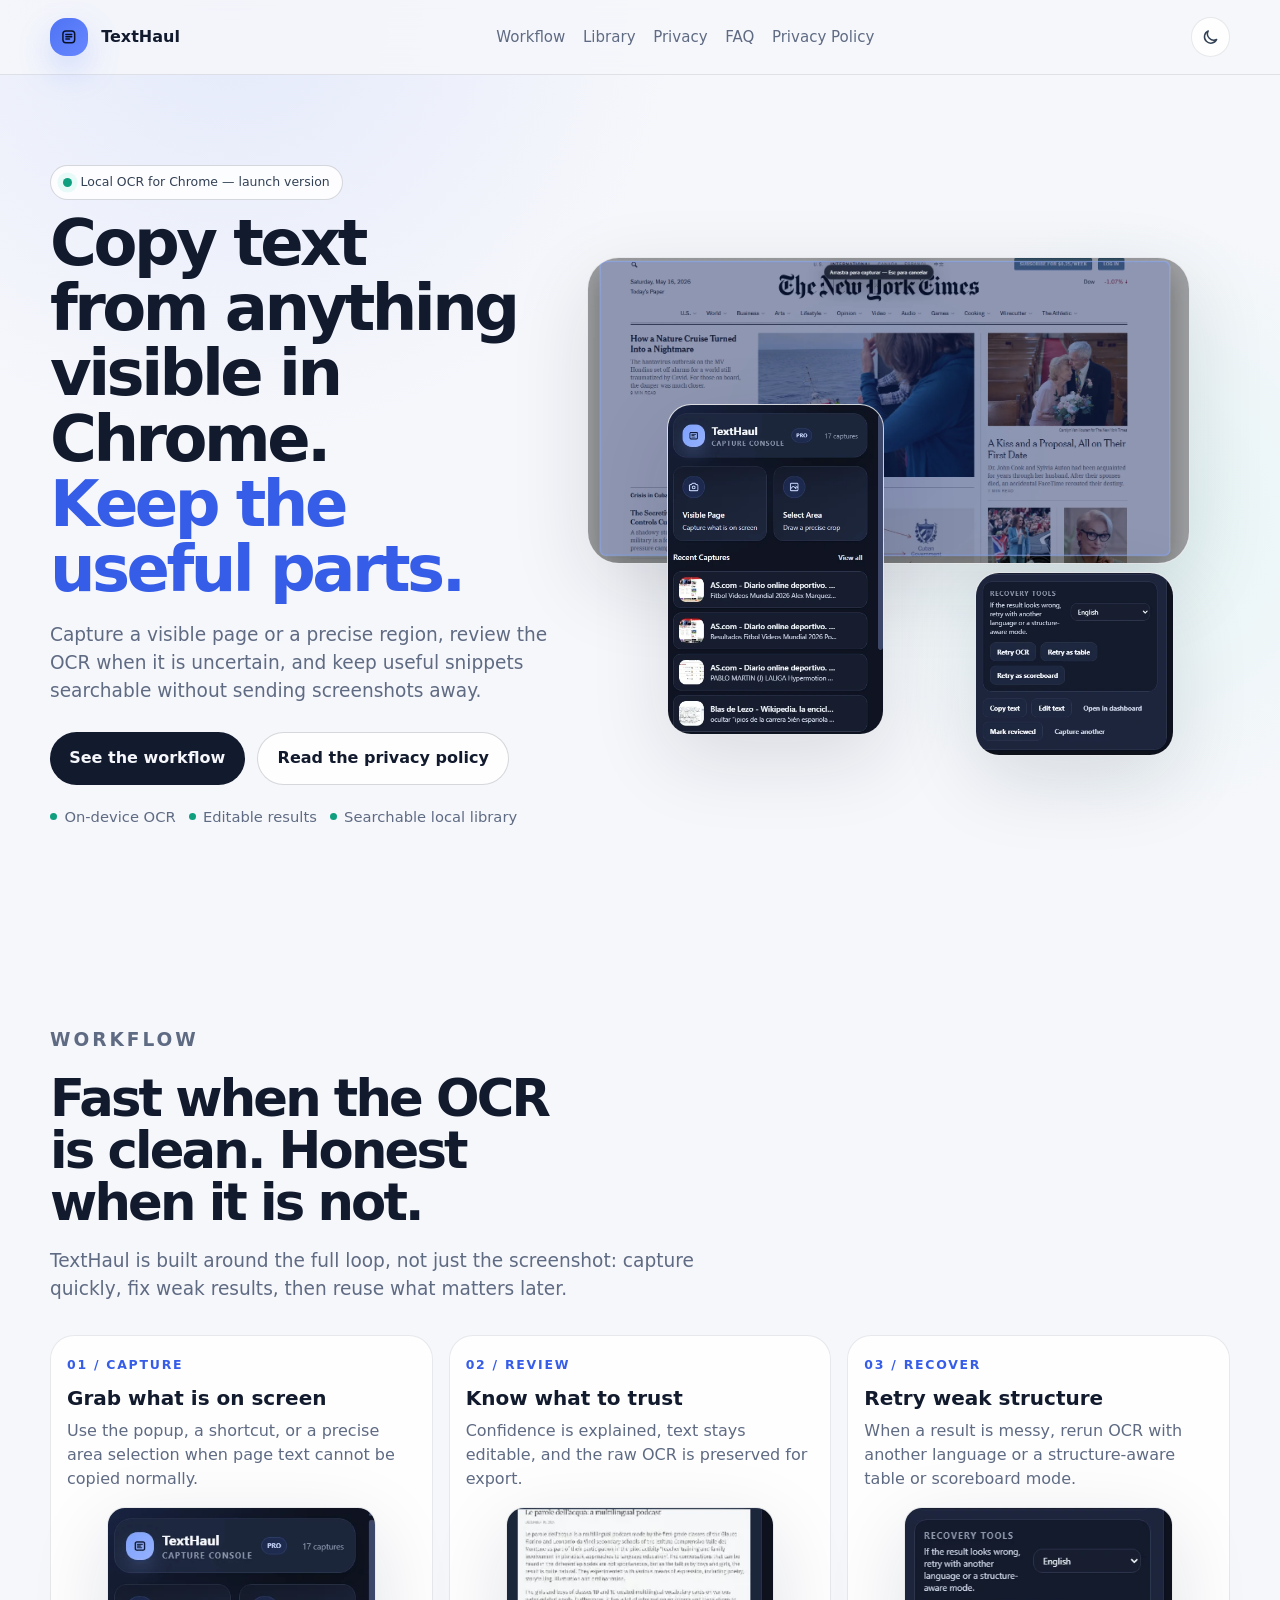
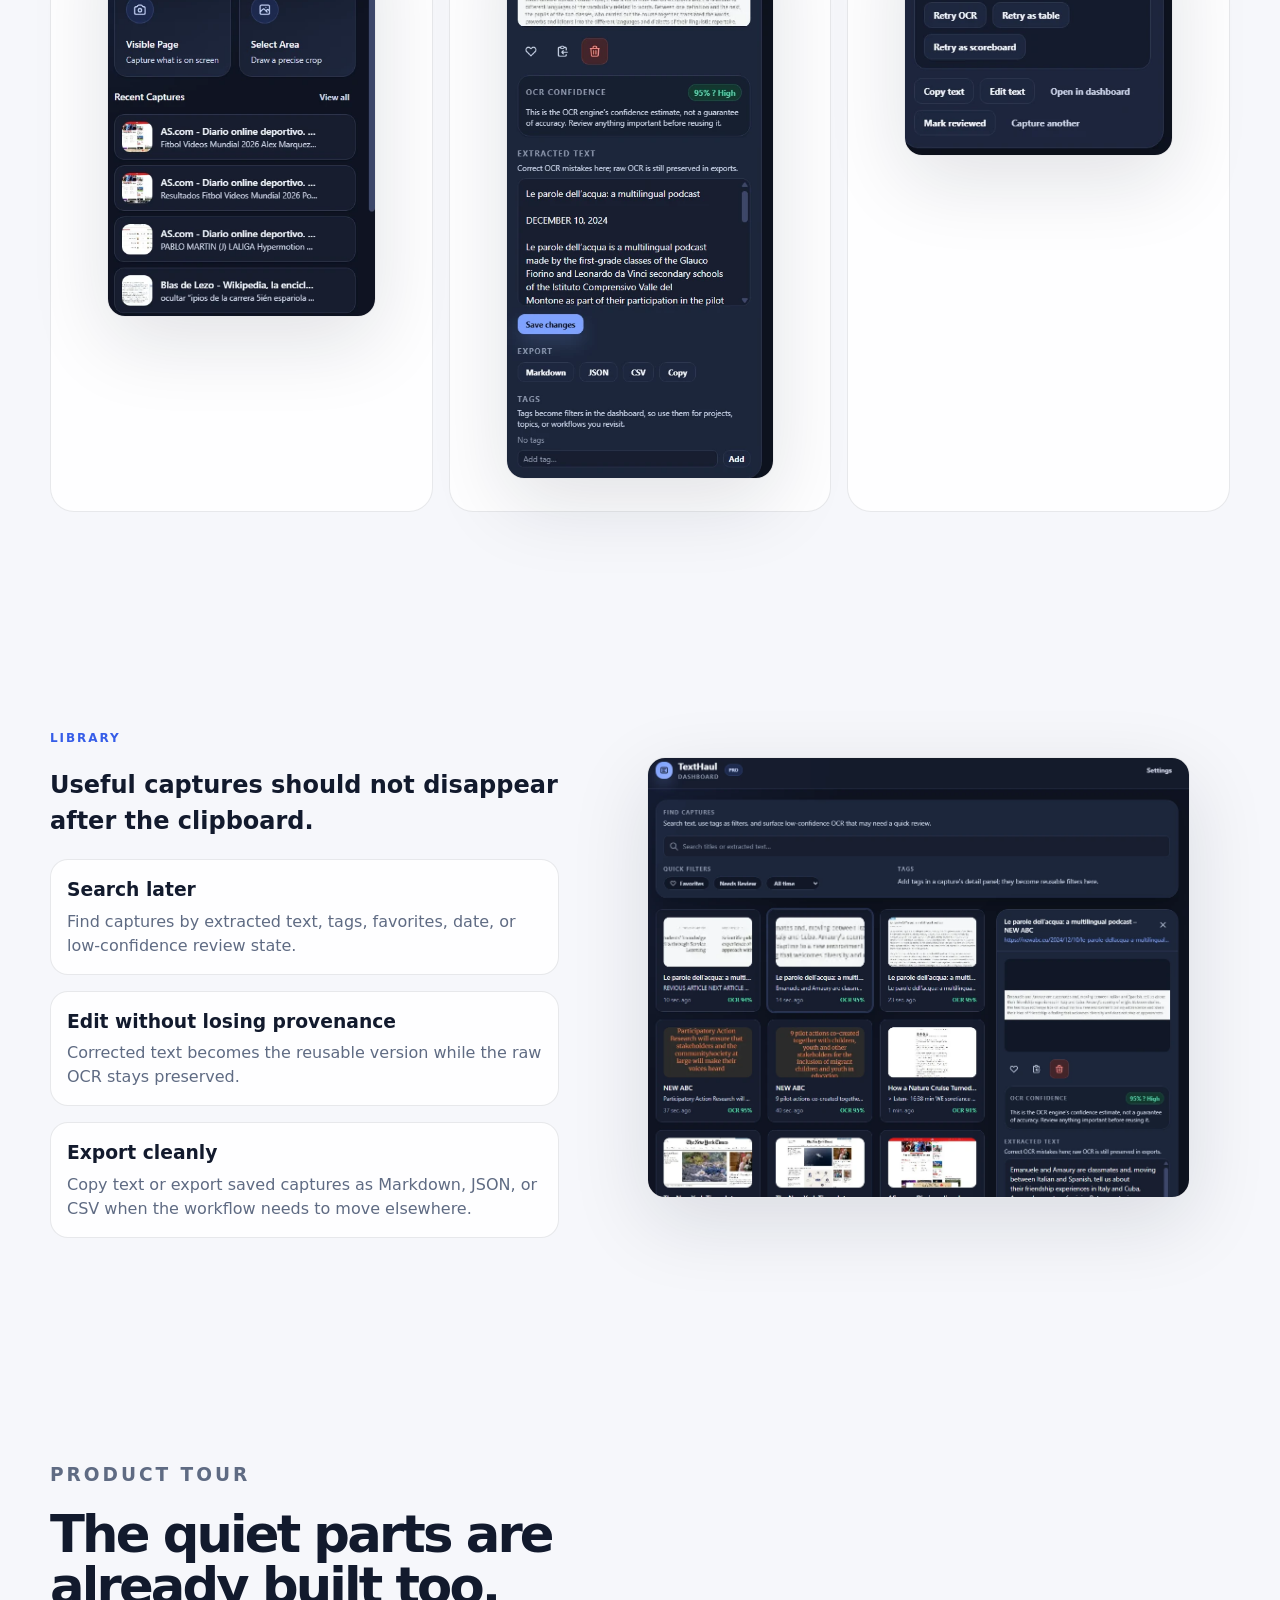
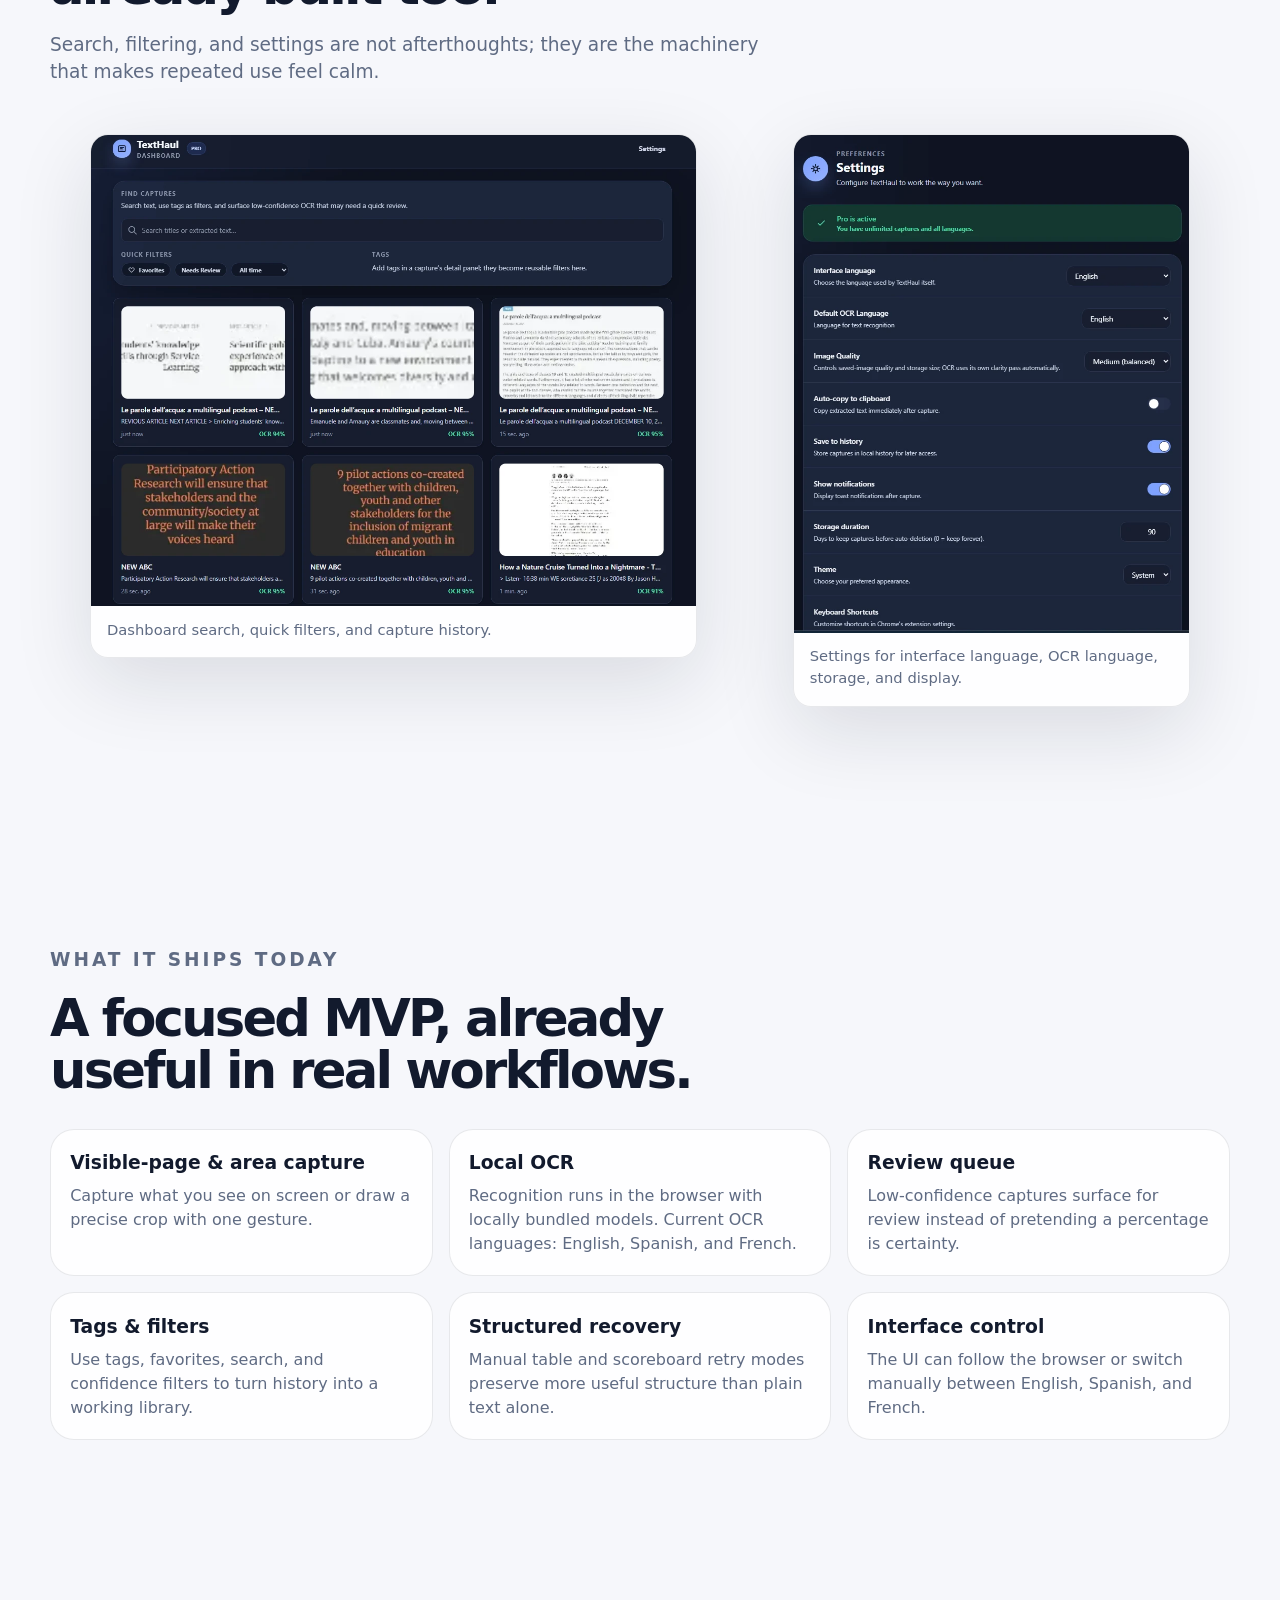
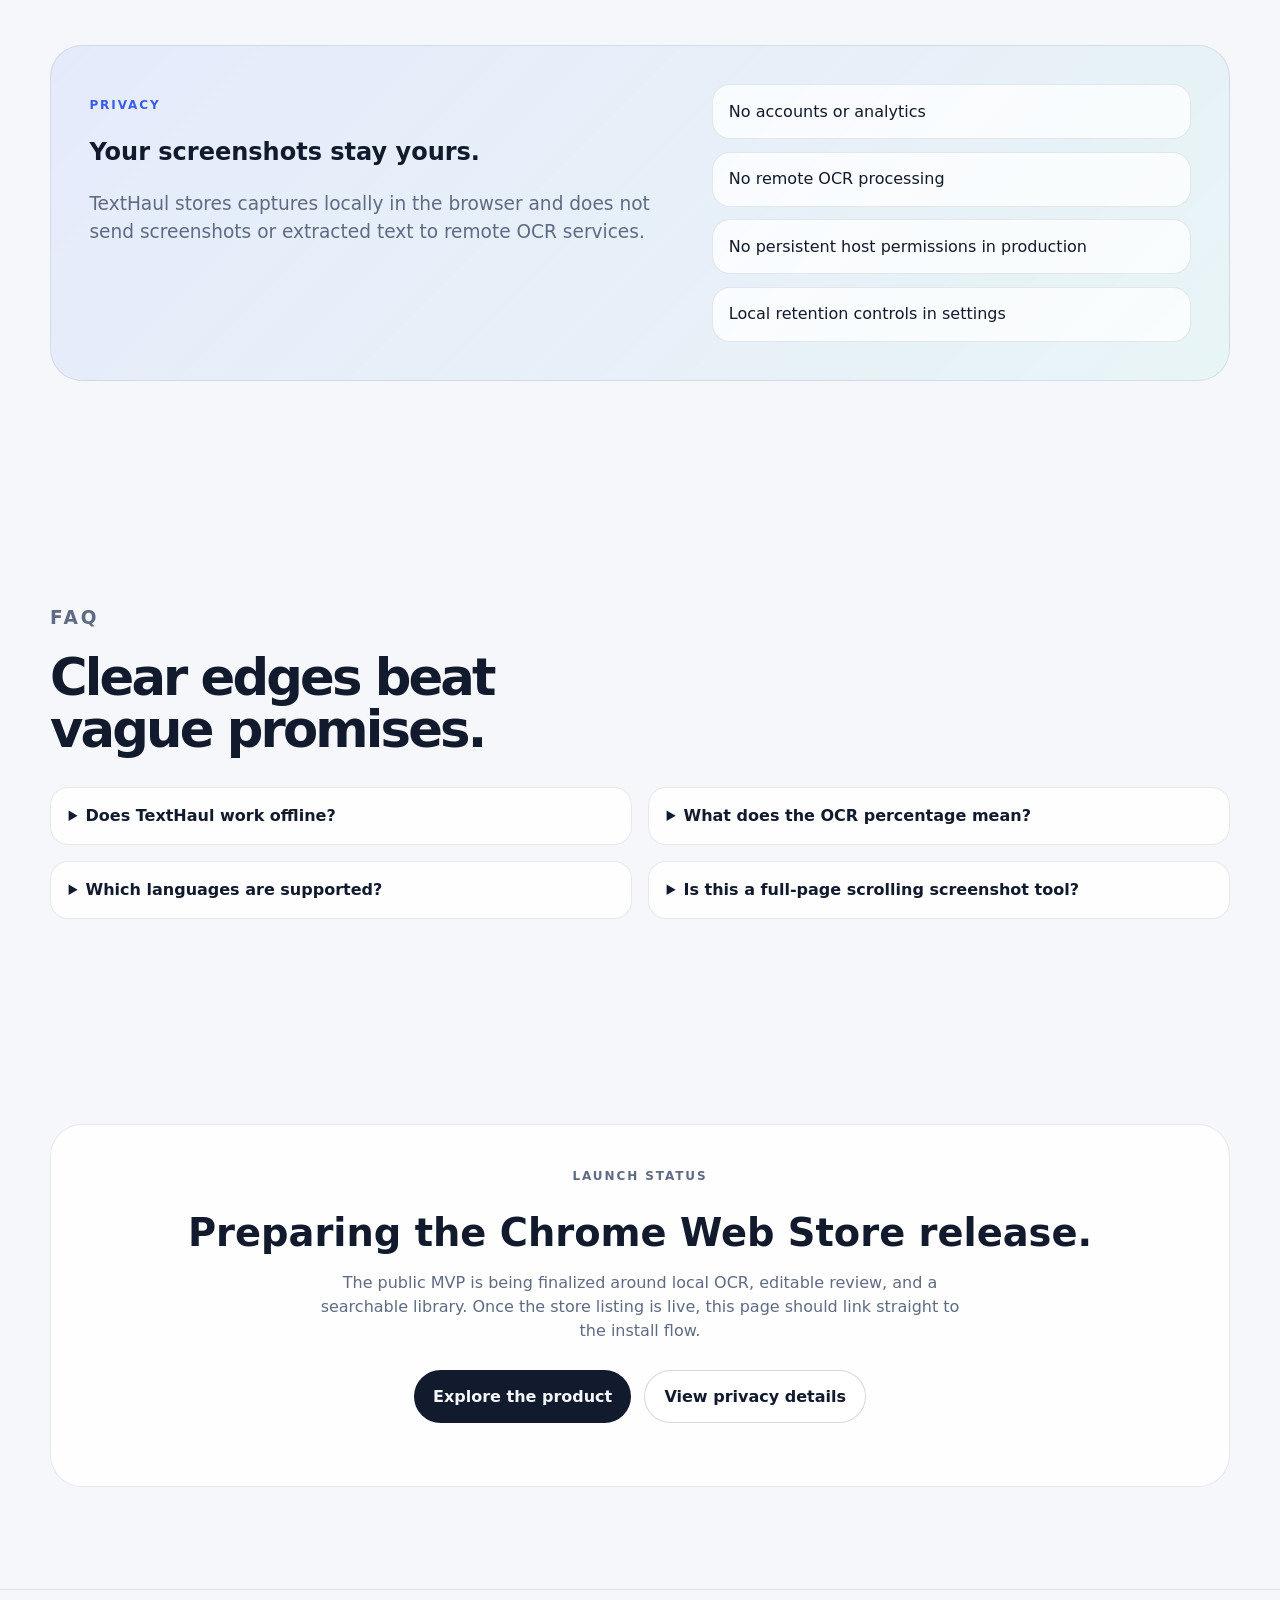
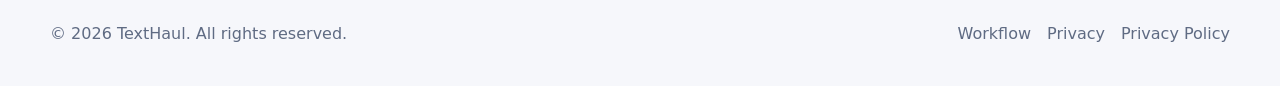
<file: index.html>
<!DOCTYPE html>
<html lang="en">
<head>
  <meta charset="UTF-8">
  <meta name="viewport" content="width=device-width, initial-scale=1.0">
  <meta name="theme-color" content="#0f1527">
  <meta name="description" content="Copy text from anything visible in Chrome. Capture a page or region, review uncertain OCR, and keep useful snippets searchable locally.">
  <title>TextHaul &mdash; Private Screenshot OCR for Chrome</title>
  <link rel="stylesheet" href="styles.css">
</head>
<body>
  <a class="skip-link" href="#main">Skip to content</a>
  <header class="site-header">
    <div class="shell nav">
      <a class="brand" href="index.html" aria-label="TextHaul home">
        <span class="brand-mark" aria-hidden="true"><svg viewBox="0 0 24 24" aria-hidden="true"><rect x="4" y="4" width="16" height="16" rx="4" fill="none" stroke="currentColor" stroke-width="2"/><path d="M8 9h8M8 12h8M8 15h5" fill="none" stroke="currentColor" stroke-linecap="round" stroke-width="2"/></svg></span>
        <span translate="no">TextHaul</span>
      </a>
      <nav class="nav-links" aria-label="Primary navigation">
        <a href="#workflow">Workflow</a>
        <a href="#library">Library</a>
        <a href="#privacy">Privacy</a>
        <a href="#faq">FAQ</a>
        <a href="privacy.html">Privacy Policy</a>
      </nav>
      <div class="header-actions">
        <button class="icon-button" type="button" data-theme-toggle aria-label="Switch theme"><svg viewBox="0 0 24 24" aria-hidden="true"><circle cx="12" cy="12" r="4" fill="none" stroke="currentColor" stroke-width="2"/><path d="M12 2v3M12 19v3M4.93 4.93l2.12 2.12M16.95 16.95l2.12 2.12M2 12h3M19 12h3M4.93 19.07l2.12-2.12M16.95 7.05l2.12-2.12" fill="none" stroke="currentColor" stroke-linecap="round" stroke-width="2"/></svg></button>
      </div>
    </div>
  </header>

  <main id="main">
    <section class="hero">
      <div class="shell hero-grid">
        <div>
          <div class="badge"><span class="badge-dot"></span>Local OCR for Chrome &mdash; launch version</div>
          <h1>Copy text from anything visible in Chrome. <span>Keep the useful parts.</span></h1>
          <p class="lede">Capture a visible page or a precise region, review the OCR when it is uncertain, and keep useful snippets searchable without sending screenshots away.</p>
          <div class="cta-row">
            <a class="button button-primary" href="#workflow">See the workflow</a>
            <a class="button button-secondary" href="privacy.html">Read the privacy policy</a>
          </div>
          <ul class="proof-list" aria-label="Key benefits">
            <li>On-device OCR</li>
            <li>Editable results</li>
            <li>Searchable local library</li>
          </ul>
        </div>
        <div class="hero-stage" aria-label="TextHaul product screenshots">
          <figure class="media-card">
            <img src="assets/screenshots/area-selection.webp" width="1452" height="737" fetchpriority="high" alt="TextHaul area-selection overlay on a news webpage">
          </figure>
          <figure class="mini-card mini-popup">
            <img src="assets/screenshots/popup.webp" width="385" height="590" alt="TextHaul capture popup with visible page and select area options">
          </figure>
          <figure class="mini-card mini-recovery">
            <img src="assets/screenshots/recovery-tools.webp" width="354" height="328" alt="Recovery tools with retry OCR, retry as table, and retry as scoreboard actions">
          </figure>
        </div>
      </div>
    </section>

    <section id="workflow" class="section">
      <div class="shell">
        <div class="section-head">
          <p class="eyebrow">Workflow</p>
          <h2>Fast when the OCR is clean. Honest when it is not.</h2>
          <p>TextHaul is built around the full loop, not just the screenshot: capture quickly, fix weak results, then reuse what matters later.</p>
        </div>
        <div class="workflow-grid">
          <article class="step">
            <span class="step-number">01 / Capture</span>
            <h3>Grab what is on screen</h3>
            <p>Use the popup, a shortcut, or a precise area selection when page text cannot be copied normally.</p>
            <figure class="shot"><img src="assets/screenshots/popup.webp" width="385" height="590" loading="lazy" alt="Popup capture console"></figure>
          </article>
          <article class="step">
            <span class="step-number">02 / Review</span>
            <h3>Know what to trust</h3>
            <p>Confidence is explained, text stays editable, and the raw OCR is preserved for export.</p>
            <figure class="shot"><img src="assets/screenshots/review-editor.webp" width="400" height="856" loading="lazy" alt="OCR review editor with confidence explanation and editable text"></figure>
          </article>
          <article class="step">
            <span class="step-number">03 / Recover</span>
            <h3>Retry weak structure</h3>
            <p>When a result is messy, rerun OCR with another language or a structure-aware table or scoreboard mode.</p>
            <figure class="shot"><img src="assets/screenshots/recovery-tools.webp" width="354" height="328" loading="lazy" alt="Recovery tools for alternate OCR modes"></figure>
          </article>
        </div>
      </div>
    </section>

    <section id="library" class="section">
      <div class="shell split">
        <div>
          <p class="eyebrow">Library</p>
          <h2>Useful captures should not disappear after the clipboard.</h2>
          <div class="copy-stack">
            <article class="copy-card">
              <h3>Search later</h3>
              <p>Find captures by extracted text, tags, favorites, date, or low-confidence review state.</p>
            </article>
            <article class="copy-card">
              <h3>Edit without losing provenance</h3>
              <p>Corrected text becomes the reusable version while the raw OCR stays preserved.</p>
            </article>
            <article class="copy-card">
              <h3>Export cleanly</h3>
              <p>Copy text or export saved captures as Markdown, JSON, or CSV when the workflow needs to move elsewhere.</p>
            </article>
          </div>
        </div>
        <figure class="shot">
          <img src="assets/screenshots/dashboard-detail.webp" width="1143" height="929" loading="lazy" alt="Dashboard with searchable capture grid and OCR detail panel">
        </figure>
      </div>
    </section>

    <section class="section">
      <div class="shell">
        <div class="section-head">
          <p class="eyebrow">Product tour</p>
          <h2>The quiet parts are already built too.</h2>
          <p>Search, filtering, and settings are not afterthoughts; they are the machinery that makes repeated use feel calm.</p>
        </div>
        <div class="tour-grid">
          <figure class="shot tour-card">
            <img src="assets/screenshots/dashboard.webp" width="1194" height="930" loading="lazy" alt="Dashboard showing searchable captures with quick filters and tags">
            <figcaption>Dashboard search, quick filters, and capture history.</figcaption>
          </figure>
          <figure class="shot tour-card">
            <img src="assets/screenshots/settings.webp" width="753" height="945" loading="lazy" alt="Settings page with interface language, OCR language, and retention controls">
            <figcaption>Settings for interface language, OCR language, storage, and display.</figcaption>
          </figure>
        </div>
      </div>
    </section>

    <section class="section">
      <div class="shell">
        <div class="section-head">
          <p class="eyebrow">What it ships today</p>
          <h2>A focused MVP, already useful in real workflows.</h2>
        </div>
        <div class="feature-grid">
          <article class="feature"><h3>Visible-page & area capture</h3><p>Capture what you see on screen or draw a precise crop with one gesture.</p></article>
          <article class="feature"><h3>Local OCR</h3><p>Recognition runs in the browser with locally bundled models. Current OCR languages: English, Spanish, and French.</p></article>
          <article class="feature"><h3>Review queue</h3><p>Low-confidence captures surface for review instead of pretending a percentage is certainty.</p></article>
          <article class="feature"><h3>Tags & filters</h3><p>Use tags, favorites, search, and confidence filters to turn history into a working library.</p></article>
          <article class="feature"><h3>Structured recovery</h3><p>Manual table and scoreboard retry modes preserve more useful structure than plain text alone.</p></article>
          <article class="feature"><h3>Interface control</h3><p>The UI can follow the browser or switch manually between English, Spanish, and French.</p></article>
        </div>
      </div>
    </section>

    <section id="privacy" class="section">
      <div class="shell privacy">
        <div class="privacy-grid">
          <div>
            <p class="eyebrow">Privacy</p>
            <h2>Your screenshots stay yours.</h2>
            <p class="lede">TextHaul stores captures locally in the browser and does not send screenshots or extracted text to remote OCR services.</p>
          </div>
          <ul class="privacy-list">
            <li>No accounts or analytics</li>
            <li>No remote OCR processing</li>
            <li>No persistent host permissions in production</li>
            <li>Local retention controls in settings</li>
          </ul>
        </div>
      </div>
    </section>

    <section id="faq" class="section">
      <div class="shell">
        <div class="section-head">
          <p class="eyebrow">FAQ</p>
          <h2>Clear edges beat vague promises.</h2>
        </div>
        <div class="faq-grid">
          <details>
            <summary>Does TextHaul work offline?</summary>
            <p>Yes. OCR runs locally in the browser using bundled Tesseract assets, so captured images do not need to be uploaded for recognition.</p>
          </details>
          <details>
            <summary>What does the OCR percentage mean?</summary>
            <p>It is the OCR engine&rsquo;s confidence estimate, not a guarantee of accuracy. TextHaul highlights low-confidence work so you can review important captures before reuse.</p>
          </details>
          <details>
            <summary>Which languages are supported?</summary>
            <p>The interface supports English, Spanish, and French. The current public OCR set also supports English, Spanish, and French.</p>
          </details>
          <details>
            <summary>Is this a full-page scrolling screenshot tool?</summary>
            <p>No. The MVP captures the visible page or a selected region. That keeps the current promise precise and fast.</p>
          </details>
        </div>
      </div>
    </section>

    <section class="section">
      <div class="shell launch-panel">
        <p class="eyebrow">Launch status</p>
        <h2>Preparing the Chrome Web Store release.</h2>
        <p>The public MVP is being finalized around local OCR, editable review, and a searchable library. Once the store listing is live, this page should link straight to the install flow.</p>
        <div class="cta-row" style="justify-content:center">
          <a class="button button-primary" href="#workflow">Explore the product</a>
          <a class="button button-secondary" href="privacy.html">View privacy details</a>
        </div>
      </div>
    </section>
  </main>

  <footer class="footer">
    <div class="shell footer-grid">
      <div>&copy; <span data-year></span> <span translate="no">TextHaul</span>. All rights reserved.</div>
      <div class="footer-links">
        <a href="#workflow">Workflow</a>
        <a href="#privacy">Privacy</a>
        <a href="privacy.html">Privacy Policy</a>
      </div>
    </div>
  </footer>
  <script src="site.js"></script>
</body>
</html>
</file>
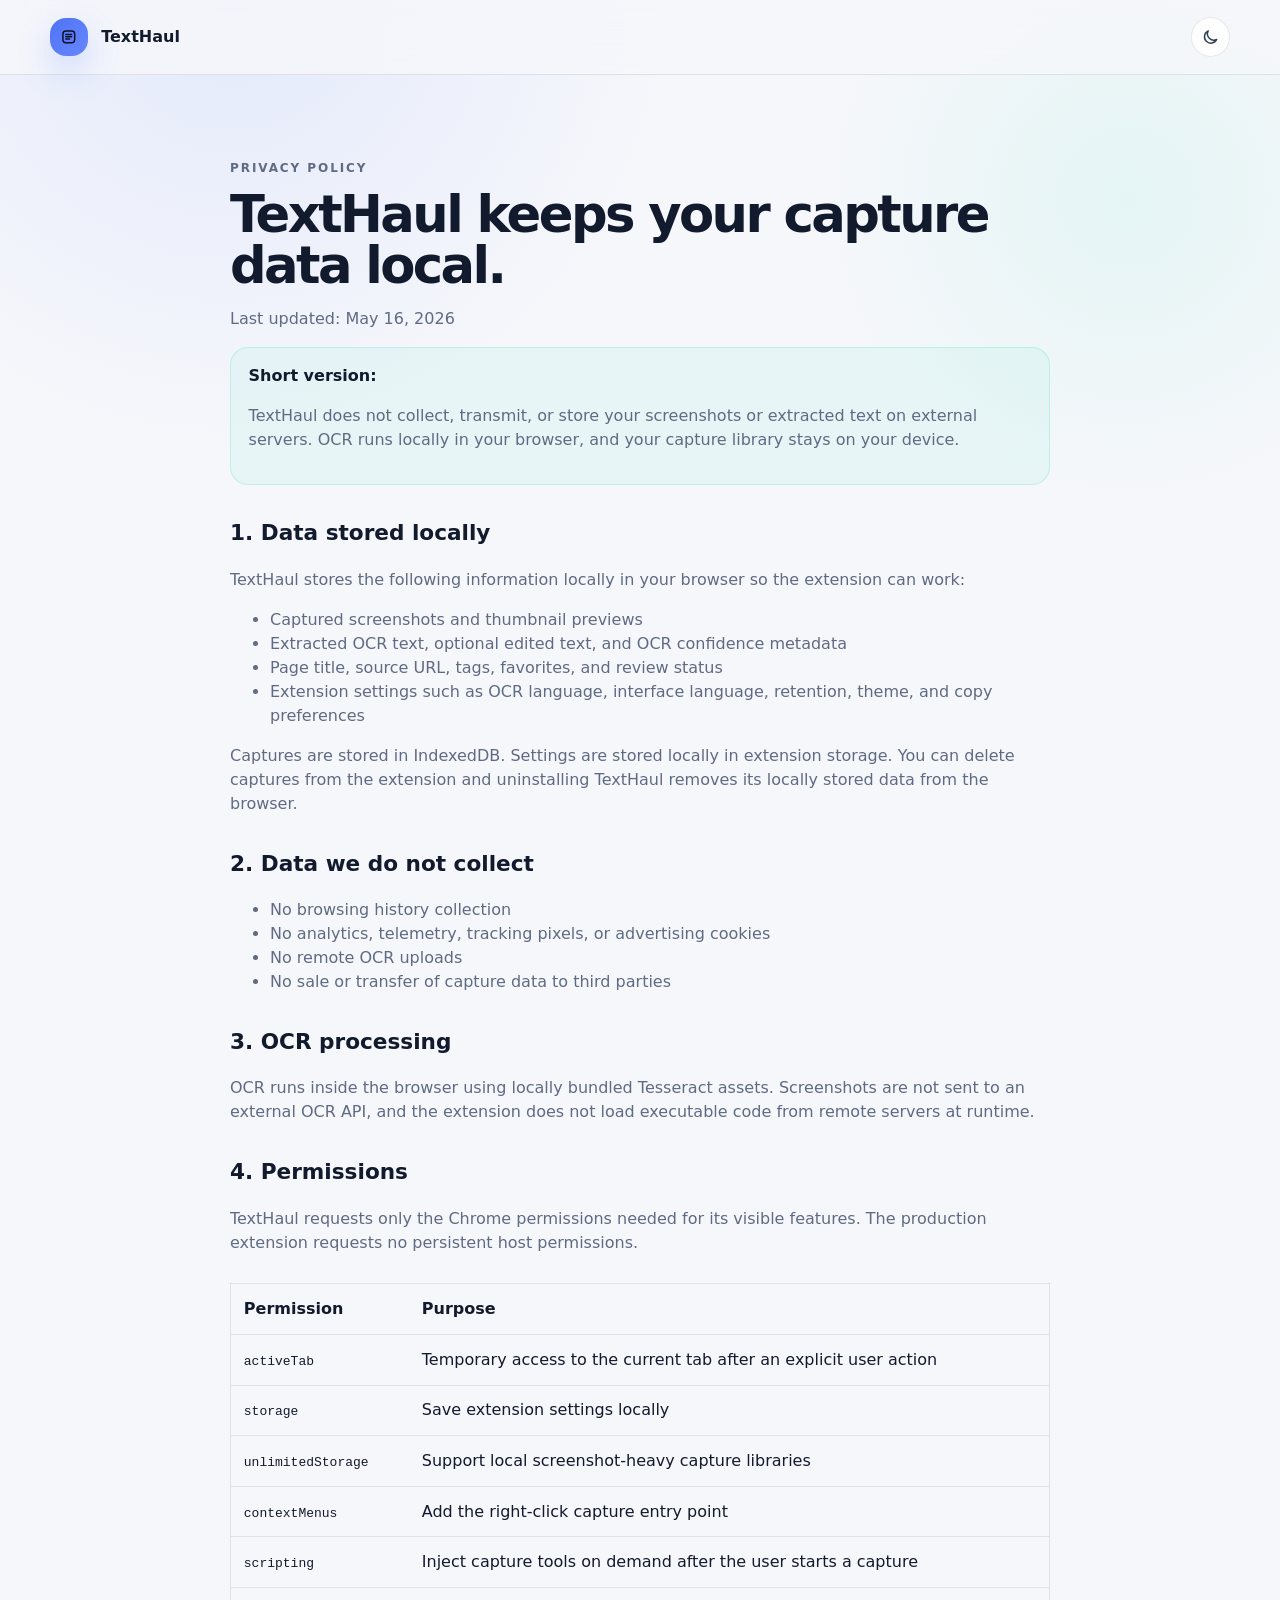
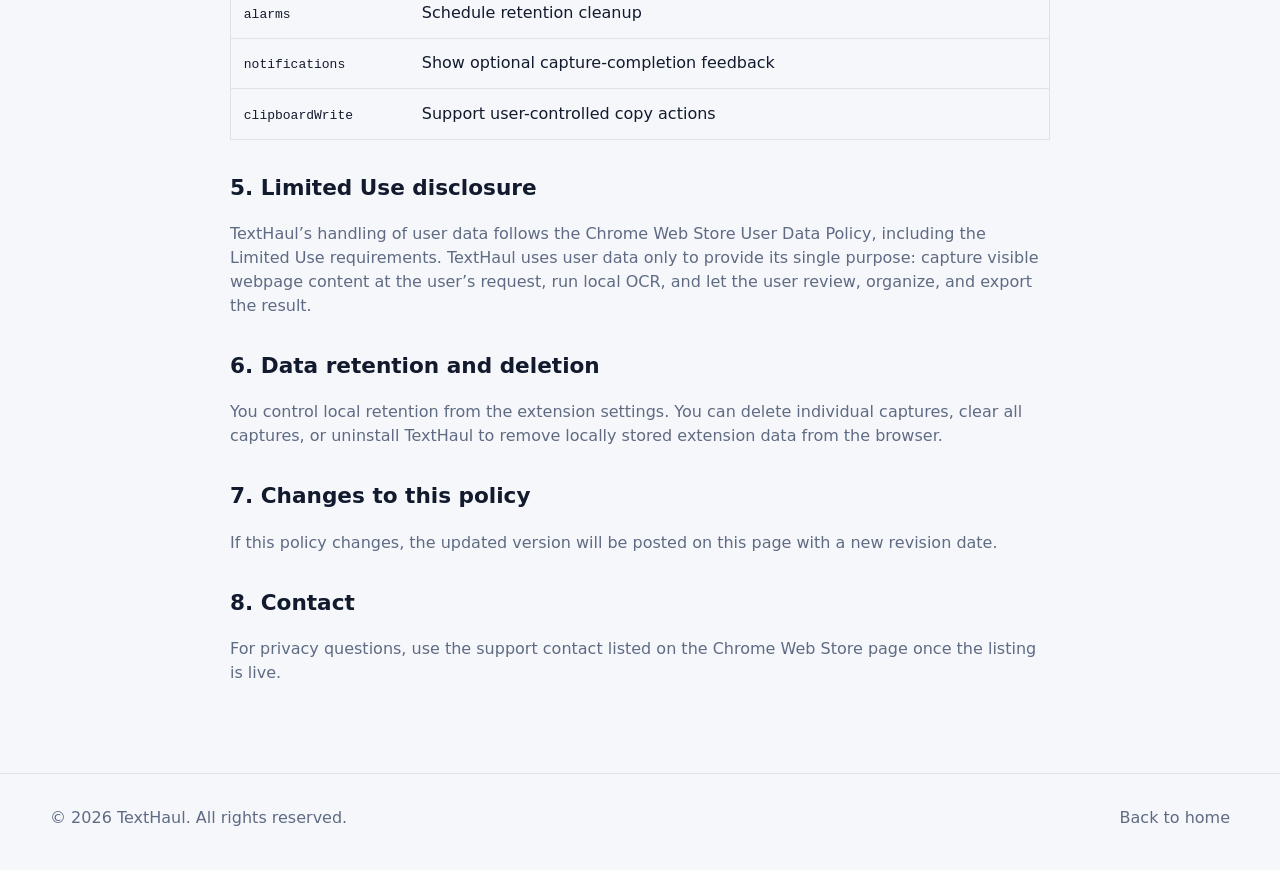
<file: privacy.html>
<!DOCTYPE html>
<html lang="en">
<head>
  <meta charset="UTF-8">
  <meta name="viewport" content="width=device-width, initial-scale=1.0">
  <meta name="theme-color" content="#0f1527">
  <meta name="description" content="TextHaul privacy policy: captures, OCR text, and settings stay local in your browser.">
  <title>Privacy Policy &mdash; TextHaul</title>
  <link rel="stylesheet" href="styles.css">
</head>
<body>
  <a class="skip-link" href="#main">Skip to content</a>
  <header class="site-header">
    <div class="shell nav">
      <a class="brand" href="index.html" aria-label="TextHaul home">
        <span class="brand-mark" aria-hidden="true"><svg viewBox="0 0 24 24" aria-hidden="true"><rect x="4" y="4" width="16" height="16" rx="4" fill="none" stroke="currentColor" stroke-width="2"/><path d="M8 9h8M8 12h8M8 15h5" fill="none" stroke="currentColor" stroke-linecap="round" stroke-width="2"/></svg></span>
        <span translate="no">TextHaul</span>
      </a>
      <div class="header-actions">
        <button class="icon-button" type="button" data-theme-toggle aria-label="Switch theme"><svg viewBox="0 0 24 24" aria-hidden="true"><circle cx="12" cy="12" r="4" fill="none" stroke="currentColor" stroke-width="2"/><path d="M12 2v3M12 19v3M4.93 4.93l2.12 2.12M16.95 16.95l2.12 2.12M2 12h3M19 12h3M4.93 19.07l2.12-2.12M16.95 7.05l2.12-2.12" fill="none" stroke="currentColor" stroke-linecap="round" stroke-width="2"/></svg></button>
      </div>
    </div>
  </header>

  <main id="main" class="policy-main">
    <p class="eyebrow">Privacy Policy</p>
    <h1>TextHaul keeps your capture data local.</h1>
    <p>Last updated: <time datetime="2026-05-16">May 16, 2026</time></p>

    <div class="notice">
      <strong>Short version:</strong>
      <p>TextHaul does not collect, transmit, or store your screenshots or extracted text on external servers. OCR runs locally in your browser, and your capture library stays on your device.</p>
    </div>

    <h2>1. Data stored locally</h2>
    <p>TextHaul stores the following information locally in your browser so the extension can work:</p>
    <ul>
      <li>Captured screenshots and thumbnail previews</li>
      <li>Extracted OCR text, optional edited text, and OCR confidence metadata</li>
      <li>Page title, source URL, tags, favorites, and review status</li>
      <li>Extension settings such as OCR language, interface language, retention, theme, and copy preferences</li>
    </ul>
    <p>Captures are stored in IndexedDB. Settings are stored locally in extension storage. You can delete captures from the extension and uninstalling TextHaul removes its locally stored data from the browser.</p>

    <h2>2. Data we do not collect</h2>
    <ul>
      <li>No browsing history collection</li>
      <li>No analytics, telemetry, tracking pixels, or advertising cookies</li>
      <li>No remote OCR uploads</li>
      <li>No sale or transfer of capture data to third parties</li>
    </ul>

    <h2>3. OCR processing</h2>
    <p>OCR runs inside the browser using locally bundled Tesseract assets. Screenshots are not sent to an external OCR API, and the extension does not load executable code from remote servers at runtime.</p>

    <h2>4. Permissions</h2>
    <p>TextHaul requests only the Chrome permissions needed for its visible features. The production extension requests no persistent host permissions.</p>
    <div class="table-wrap">
      <table>
        <thead><tr><th>Permission</th><th>Purpose</th></tr></thead>
        <tbody>
          <tr><td><code>activeTab</code></td><td>Temporary access to the current tab after an explicit user action</td></tr>
          <tr><td><code>storage</code></td><td>Save extension settings locally</td></tr>
          <tr><td><code>unlimitedStorage</code></td><td>Support local screenshot-heavy capture libraries</td></tr>
          <tr><td><code>contextMenus</code></td><td>Add the right-click capture entry point</td></tr>
          <tr><td><code>scripting</code></td><td>Inject capture tools on demand after the user starts a capture</td></tr>
          <tr><td><code>alarms</code></td><td>Schedule retention cleanup</td></tr>
          <tr><td><code>notifications</code></td><td>Show optional capture-completion feedback</td></tr>
          <tr><td><code>clipboardWrite</code></td><td>Support user-controlled copy actions</td></tr>
        </tbody>
      </table>
    </div>

    <h2>5. Limited Use disclosure</h2>
    <p>TextHaul&rsquo;s handling of user data follows the Chrome Web Store User Data Policy, including the Limited Use requirements. TextHaul uses user data only to provide its single purpose: capture visible webpage content at the user&rsquo;s request, run local OCR, and let the user review, organize, and export the result.</p>

    <h2>6. Data retention and deletion</h2>
    <p>You control local retention from the extension settings. You can delete individual captures, clear all captures, or uninstall TextHaul to remove locally stored extension data from the browser.</p>

    <h2>7. Changes to this policy</h2>
    <p>If this policy changes, the updated version will be posted on this page with a new revision date.</p>

    <h2>8. Contact</h2>
    <p>For privacy questions, use the support contact listed on the Chrome Web Store page once the listing is live.</p>
  </main>

  <footer class="footer">
    <div class="shell footer-grid">
      <div>&copy; <span data-year></span> <span translate="no">TextHaul</span>. All rights reserved.</div>
      <div class="footer-links"><a href="index.html">Back to home</a></div>
    </div>
  </footer>
  <script src="site.js"></script>
</body>
</html>
</file>
<file: styles.css>
:root {
  color-scheme: dark;
  --bg: #0f1527;
  --bg-soft: #121b31;
  --panel: rgba(28, 38, 67, 0.86);
  --panel-strong: #18213b;
  --line: rgba(139, 160, 214, 0.16);
  --line-strong: rgba(139, 160, 214, 0.28);
  --text: #f4f7ff;
  --muted: #aab5d3;
  --soft: #d8e0f5;
  --brand: #86a5ff;
  --brand-strong: #a7bbff;
  --success: #4ce2bf;
  --warning: #f5ba57;
  --shadow: 0 24px 80px rgba(2, 8, 23, 0.42);
  --radius-xl: 32px;
  --radius-lg: 24px;
  --radius-md: 18px;
}

:root[data-theme='light'] {
  color-scheme: light;
  --bg: #f6f7fb;
  --bg-soft: #eef2fb;
  --panel: rgba(255, 255, 255, 0.86);
  --panel-strong: #ffffff;
  --line: rgba(30, 41, 59, 0.1);
  --line-strong: rgba(30, 41, 59, 0.18);
  --text: #121a2d;
  --muted: #5f6b83;
  --soft: #334155;
  --brand: #4f73f4;
  --brand-strong: #365de8;
  --success: #0f9f7f;
  --warning: #b7791f;
  --shadow: 0 24px 80px rgba(15, 23, 42, 0.12);
}

* { box-sizing: border-box; }
html { scroll-behavior: smooth; }
body {
  margin: 0;
  min-width: 320px;
  background:
    radial-gradient(circle at 18% 0%, rgba(134, 165, 255, 0.16), transparent 28rem),
    radial-gradient(circle at 88% 8%, rgba(76, 226, 191, 0.1), transparent 20rem),
    var(--bg);
  color: var(--text);
  font-family: 'Segoe UI Variable', 'Segoe UI', system-ui, -apple-system, BlinkMacSystemFont, sans-serif;
  line-height: 1.5;
  overflow-x: hidden;
}
a { color: inherit; text-decoration: none; }
img { display: block; max-width: 100%; height: auto; }
button, a { touch-action: manipulation; -webkit-tap-highlight-color: transparent; }
button { font: inherit; }

.skip-link {
  position: absolute;
  left: 1rem;
  top: -4rem;
  z-index: 100;
  border-radius: 999px;
  background: var(--text);
  color: var(--bg);
  padding: .7rem 1rem;
}
.skip-link:focus { top: 1rem; }

.shell { width: min(1180px, calc(100% - 48px)); margin: 0 auto; }
.eyebrow {
  color: var(--brand-strong);
  font-size: .75rem;
  font-weight: 700;
  letter-spacing: .16em;
  text-transform: uppercase;
}
.section {
  padding: clamp(4rem, 8vw, 7rem) 0;
  scroll-margin-top: 6rem;
}
.section-head {
  max-width: 720px;
  margin-bottom: 2rem;
}
.section-head h2, .hero h1 {
  margin: .7rem 0 1rem;
  line-height: 1.02;
  letter-spacing: -.055em;
  text-wrap: balance;
}
.section-head h2 { font-size: clamp(2rem, 4vw, 3.35rem); }
.section-head p, .lede { color: var(--muted); font-size: clamp(1rem, 1.8vw, 1.16rem); }

.site-header {
  position: sticky;
  top: 0;
  z-index: 30;
  border-bottom: 1px solid var(--line);
  background: color-mix(in srgb, var(--bg) 82%, transparent);
  backdrop-filter: blur(18px);
}
.nav {
  min-height: 74px;
  display: flex;
  align-items: center;
  justify-content: space-between;
  gap: 1rem;
}
.brand {
  display: inline-flex;
  align-items: center;
  gap: .8rem;
  font-weight: 700;
}
.brand-mark {
  display: grid;
  width: 2.4rem;
  height: 2.4rem;
  place-items: center;
  border-radius: 1rem;
  background: linear-gradient(135deg, var(--brand), #6787ff);
  color: #091126;
  box-shadow: 0 14px 32px rgba(103, 135, 255, .28);
}
.nav-links {
  display: flex;
  align-items: center;
  gap: 1.1rem;
  color: var(--muted);
  font-size: .94rem;
}
.nav-links a:hover, .footer a:hover { color: var(--text); }
.header-actions { display: flex; align-items: center; gap: .7rem; }
.brand-mark svg, .icon-button svg { width: 1.1rem; height: 1.1rem; }
.icon-button {
  display: grid;
  width: 2.45rem;
  height: 2.45rem;
  place-items: center;
  border: 1px solid var(--line);
  border-radius: 999px;
  background: var(--panel);
  color: var(--soft);
  cursor: pointer;
}

.hero {
  padding: clamp(3.5rem, 7vw, 6rem) 0 clamp(3rem, 6vw, 5rem);
}
.hero-grid {
  display: grid;
  grid-template-columns: minmax(0, .92fr) minmax(420px, 1.08fr);
  align-items: center;
  gap: clamp(2rem, 5vw, 4.5rem);
}
.badge {
  display: inline-flex;
  align-items: center;
  gap: .55rem;
  border: 1px solid var(--line-strong);
  border-radius: 999px;
  background: var(--panel);
  color: var(--soft);
  padding: .45rem .75rem;
  font-size: .78rem;
}
.badge-dot {
  width: .55rem;
  height: .55rem;
  border-radius: 999px;
  background: var(--success);
  box-shadow: 0 0 0 .35rem rgba(76, 226, 191, .12);
}
.hero h1 { font-size: clamp(2.45rem, 5vw, 4.85rem); }
.hero h1 span { color: var(--brand-strong); }
.cta-row {
  display: flex;
  flex-wrap: wrap;
  gap: .8rem;
  margin: 1.7rem 0 1.3rem;
}
.button {
  display: inline-flex;
  align-items: center;
  justify-content: center;
  min-height: 3rem;
  border-radius: 999px;
  padding: .85rem 1.2rem;
  font-weight: 700;
}
.button-primary {
  background: var(--text);
  color: var(--bg);
}
.button-secondary {
  border: 1px solid var(--line-strong);
  background: var(--panel);
  color: var(--text);
}
.proof-list {
  display: flex;
  flex-wrap: wrap;
  gap: .8rem;
  margin: 0;
  padding: 0;
  list-style: none;
  color: var(--muted);
  font-size: .92rem;
}
.proof-list li {
  display: inline-flex;
  align-items: center;
  gap: .45rem;
}
.proof-list li::before {
  content: '';
  width: .45rem;
  height: .45rem;
  border-radius: 999px;
  background: var(--success);
}

.hero-stage {
  position: relative;
  min-height: 510px;
}
.media-card, .mini-card, .shot {
  border: 1px solid var(--line);
  background: var(--panel);
  box-shadow: var(--shadow);
}
.media-card {
  position: absolute;
  inset: 0 0 auto auto;
  width: min(100%, 690px);
  border-radius: var(--radius-xl);
  overflow: hidden;
}
.media-card img { width: 100%; }
.mini-card {
  position: absolute;
  border-radius: 24px;
  overflow: hidden;
}
.mini-popup {
  left: 0;
  bottom: 0;
  width: min(36%, 245px);
}
.mini-recovery {
  right: 1rem;
  bottom: -1.3rem;
  width: min(33%, 226px);
}
.caption {
  color: var(--muted);
  font-size: .85rem;
  margin-top: .7rem;
}

.workflow-grid, .feature-grid, .faq-grid {
  display: grid;
  gap: 1rem;
}
.workflow-grid {
  grid-template-columns: repeat(3, minmax(0, 1fr));
}
.step {
  border: 1px solid var(--line);
  background: var(--panel);
  border-radius: var(--radius-lg);
  padding: 1rem;
}
.step-number {
  color: var(--brand-strong);
  font-size: .78rem;
  font-weight: 700;
  letter-spacing: .14em;
  text-transform: uppercase;
}
.step h3 { margin: .45rem 0 .35rem; font-size: 1.25rem; }
.step p { margin: 0 0 1rem; color: var(--muted); }
.shot {
  border-radius: var(--radius-md);
  overflow: hidden;
}

.split {
  display: grid;
  grid-template-columns: minmax(0, .9fr) minmax(420px, 1.1fr);
  align-items: center;
  gap: clamp(1.5rem, 4vw, 3rem);
}
.copy-stack {
  display: grid;
  gap: 1rem;
}
.copy-card {
  border: 1px solid var(--line);
  border-radius: var(--radius-md);
  background: var(--panel);
  padding: 1rem;
}
.copy-card h3 { margin: 0 0 .35rem; }
.copy-card p { margin: 0; color: var(--muted); }

.feature-grid {
  grid-template-columns: repeat(3, minmax(0, 1fr));
}
.tour-grid {
  display: grid;
  grid-template-columns: minmax(0, 1.18fr) minmax(280px, .82fr);
  gap: 1rem;
  align-items: start;
}
.tour-card figcaption {
  color: var(--muted);
  font-size: .92rem;
  padding: .8rem 1rem 1rem;
}
.feature {
  border: 1px solid var(--line);
  border-radius: var(--radius-lg);
  background: var(--panel);
  padding: 1.2rem;
}
.feature h3 { margin: 0 0 .45rem; }
.feature p { margin: 0; color: var(--muted); }

.privacy {
  border: 1px solid var(--line);
  border-radius: var(--radius-xl);
  background: linear-gradient(135deg, rgba(134, 165, 255, .15), rgba(76, 226, 191, .08));
  padding: clamp(1.4rem, 4vw, 2.4rem);
}
.privacy-grid {
  display: grid;
  grid-template-columns: minmax(0, 1fr) minmax(320px, .8fr);
  gap: 1.5rem;
}
.privacy-list {
  display: grid;
  gap: .8rem;
  margin: 0;
  padding: 0;
  list-style: none;
}
.privacy-list li {
  border: 1px solid var(--line);
  border-radius: var(--radius-md);
  background: color-mix(in srgb, var(--panel) 88%, transparent);
  padding: .9rem 1rem;
}

.faq-grid { grid-template-columns: 1fr 1fr; }
details {
  border: 1px solid var(--line);
  border-radius: var(--radius-md);
  background: var(--panel);
  padding: 1rem 1.1rem;
}
summary {
  cursor: pointer;
  font-weight: 700;
}
details p { color: var(--muted); margin-bottom: 0; }

.launch-panel {
  text-align: center;
  border: 1px solid var(--line);
  border-radius: var(--radius-xl);
  background: var(--panel);
  padding: clamp(1.5rem, 4vw, 2.6rem);
}
.launch-panel h2 { margin: .35rem 0 .6rem; font-size: clamp(1.8rem, 3vw, 2.5rem); }
.launch-panel p { max-width: 640px; margin: 0 auto 1.2rem; color: var(--muted); }

.footer {
  border-top: 1px solid var(--line);
  color: var(--muted);
  padding: 2rem 0 2.5rem;
}
.footer-grid {
  display: flex;
  align-items: center;
  justify-content: space-between;
  gap: 1rem;
  flex-wrap: wrap;
}
.footer-links { display: flex; gap: 1rem; flex-wrap: wrap; }

.policy-main {
  width: min(820px, calc(100% - 48px));
  margin: 0 auto;
  padding: clamp(2.5rem, 6vw, 4.5rem) 0;
}
.policy-main h1 {
  font-size: clamp(2.25rem, 4vw, 3.2rem);
  line-height: 1;
  letter-spacing: -.05em;
  margin: .5rem 0 1rem;
}
.policy-main h2 {
  margin-top: 2rem;
  font-size: 1.35rem;
}
.policy-main p, .policy-main li { color: var(--muted); }
.notice {
  border: 1px solid rgba(76, 226, 191, .28);
  border-radius: var(--radius-md);
  background: rgba(76, 226, 191, .08);
  padding: 1rem 1.1rem;
}
.table-wrap { overflow-x: auto; }
table {
  width: 100%;
  border-collapse: collapse;
  margin-top: .8rem;
  border: 1px solid var(--line);
}
th, td {
  border-bottom: 1px solid var(--line);
  padding: .8rem;
  text-align: left;
}
th { color: var(--text); }

:focus-visible {
  outline: 3px solid color-mix(in srgb, var(--brand) 65%, white);
  outline-offset: 3px;
}
@media (hover: hover) {
  .button:hover, .icon-button:hover, .feature:hover, .step:hover, details:hover { transform: translateY(-2px); }
  .button, .icon-button, .feature, .step, details { transition: transform .18s ease, border-color .18s ease, background-color .18s ease; }
}
@media (prefers-reduced-motion: reduce) {
  html { scroll-behavior: auto; }
  *, *::before, *::after { animation: none !important; transition: none !important; }
}
@media (max-width: 980px) {
  .nav-links { display: none; }
  .hero-grid, .split, .privacy-grid { grid-template-columns: 1fr; }
  .hero-stage { min-height: auto; display: grid; gap: 1rem; }
  .media-card, .mini-card { position: static; width: 100%; }
  .workflow-grid, .feature-grid, .faq-grid, .tour-grid { grid-template-columns: 1fr; }
}
@media (max-width: 640px) {
  .shell, .policy-main { width: min(100% - 32px, 100%); }
  .nav { min-height: 68px; }
  .hero { padding-top: 2.5rem; }
  .cta-row, .proof-list { flex-direction: column; align-items: stretch; }
  .button { width: 100%; }
}
</file>
